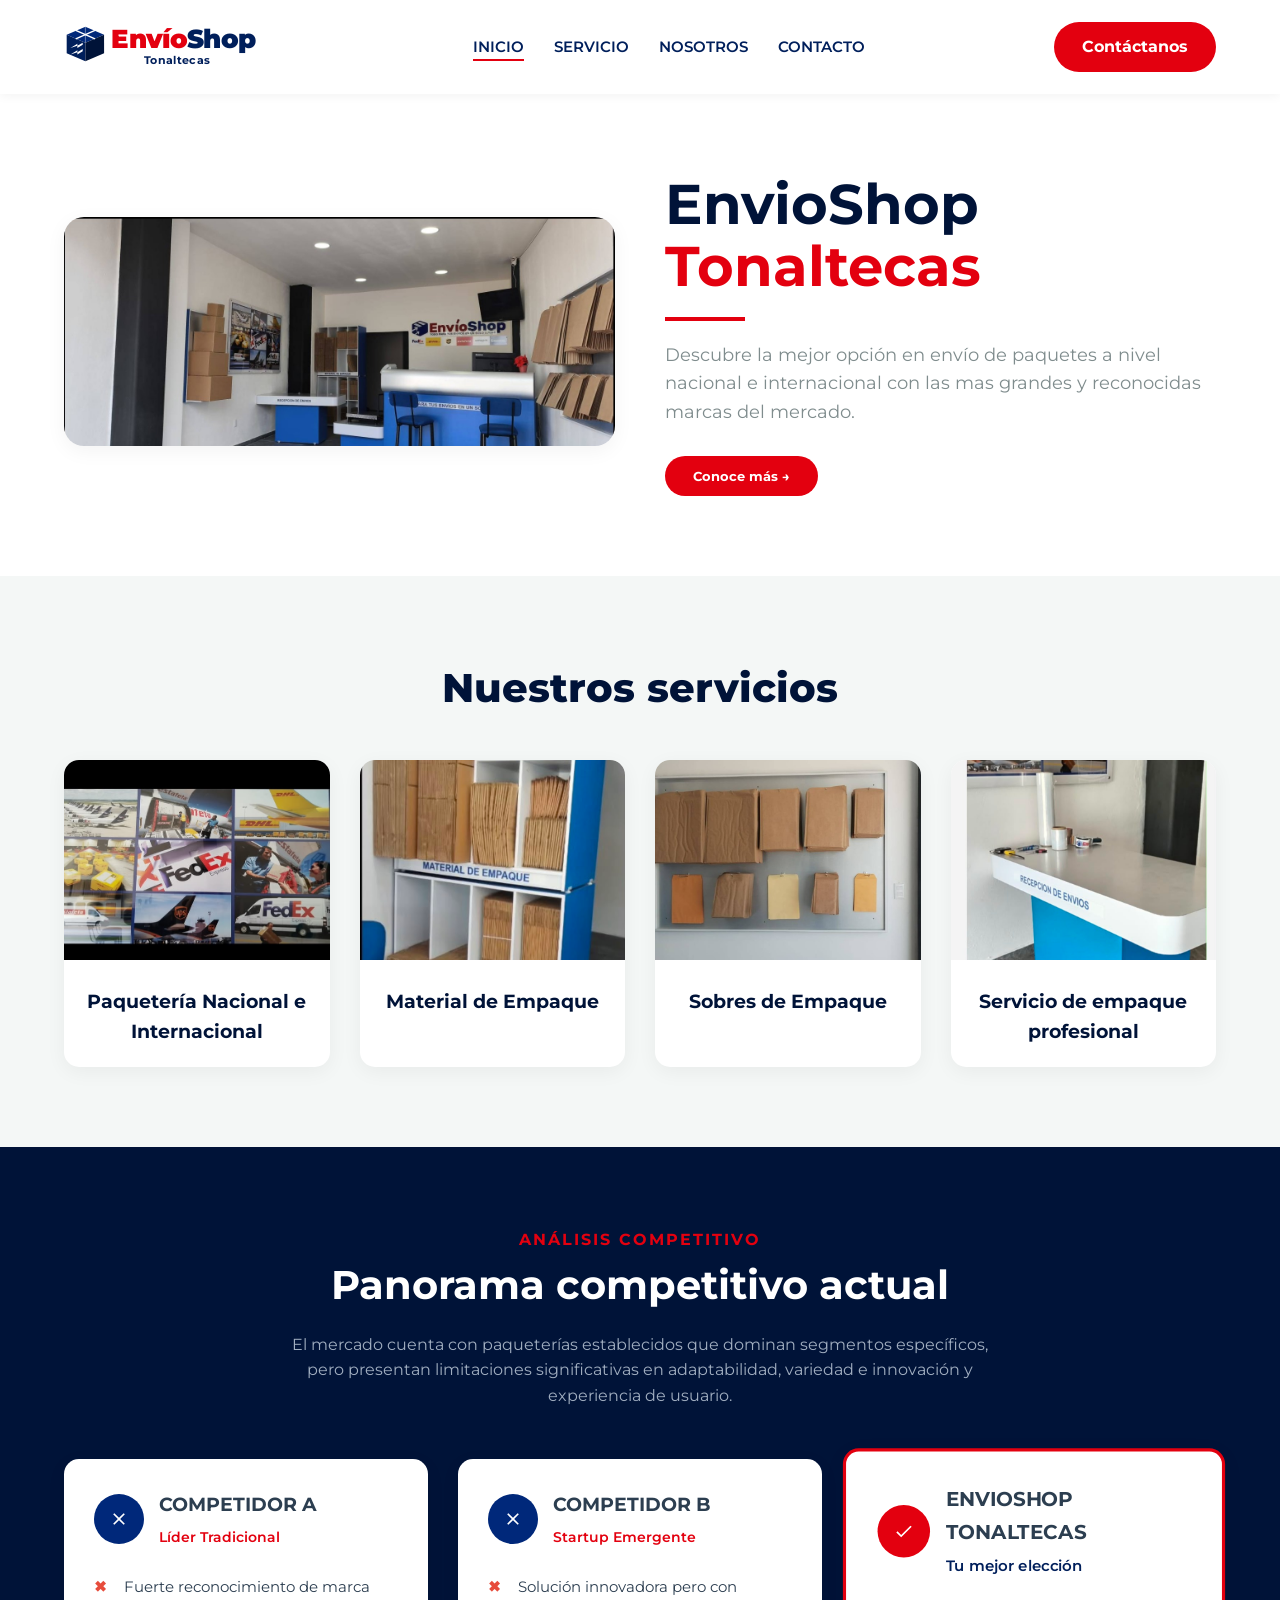
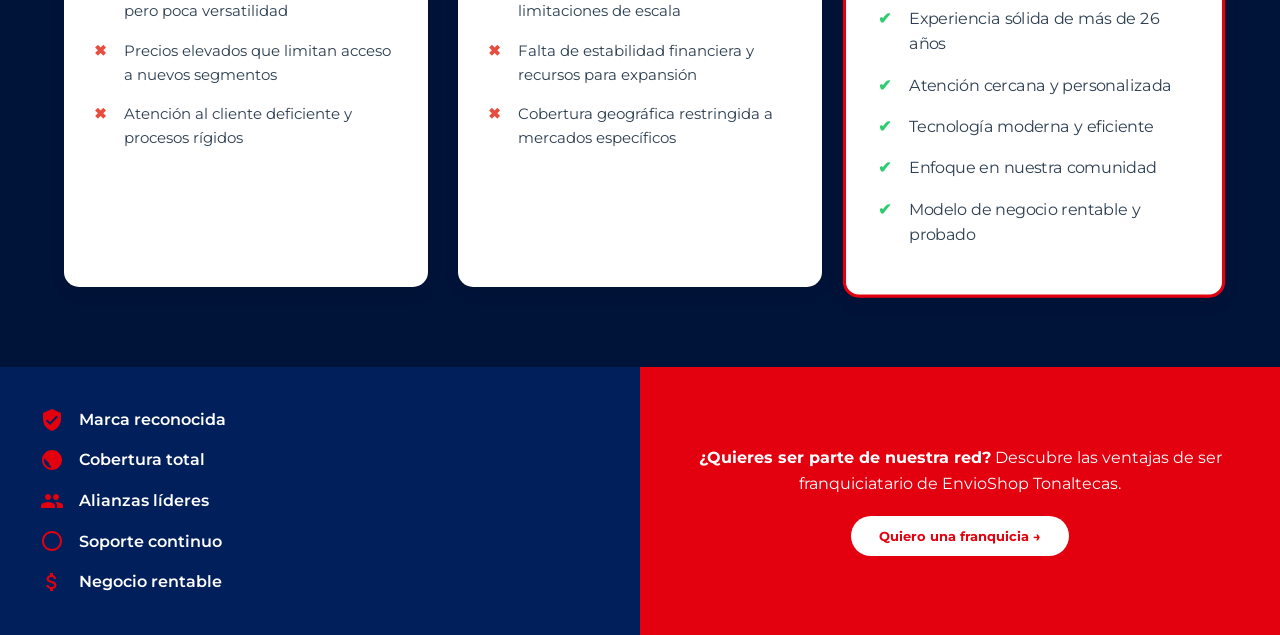
<file: index.html>
<!DOCTYPE html>
<html lang="es">
<head>
    <meta charset="UTF-8">
    <meta name="viewport" content="width=device-width, initial-scale=1.0">
    <title>EnvioShop Tonaltecas - Inicio</title>
    <link href="https://fonts.googleapis.com/css2?family=Montserrat:wght@400;500;600;700;800&display=swap" rel="stylesheet">
    <link rel="stylesheet" href="style.css">
</head>
<body>

    <header class="navbar">
        <a href="index.html" class="logo">
            <svg xmlns="http://www.w3.org/2000/svg" viewBox="0 0 350 90" width="220" height="auto">
                <g transform="translate(0, 10) scale(0.85)">
                    <polygon points="40,10 75,25 40,40 5,25" fill="#00287a"/>
                    <polygon points="5,25 40,40 40,75 5,60" fill="#001f5b"/>
                    <polygon points="40,40 75,25 75,60 40,75" fill="#001338"/>
                    <line x1="22" y1="17" x2="58" y2="33" stroke="#ffffff" stroke-width="2.5"/>
                    <line x1="58" y1="17" x2="22" y2="33" stroke="#ffffff" stroke-width="2.5"/>
                    <line x1="40" y1="10" x2="40" y2="40" stroke="#ffffff" stroke-width="1.5" opacity="0.5"/>
                    <path d="M 12,50 L 25,42 L 25,46 L 35,40 L 35,44 L 25,50 L 25,46 Z" fill="#ffffff"/>
                    <path d="M 12,62 L 25,54 L 25,58 L 35,52 L 35,56 L 25,62 L 25,58 Z" fill="#ffffff"/>
                </g>
                <text x="75" y="52" font-family="'Montserrat', sans-serif" font-size="42" font-weight="900" letter-spacing="-1">
                    <tspan fill="#e3000f">Envío</tspan><tspan fill="#001f5b">Shop</tspan>
                </text>
                <text x="180" y="78" font-family="'Montserrat', sans-serif" font-size="18" font-weight="bold" fill="#001f5b" text-anchor="middle" letter-spacing="0.5">
                    Tonaltecas
                </text>
            </svg>
        </a>
        <nav>
            <ul>
                <li><a href="index.html" class="active">Inicio</a></li>
                <li><a href="servicios.html">Servicio</a></li>
                <li><a href="nosotros.html">Nosotros</a></li>
                <li><a href="contacto.html">Contacto</a></li>
            </ul>
        </nav>
        <a href="https://wa.me/523334692544?text=Hola,%20me%20interesa%20conocer%20m%C3%A1s%20sobre%20sus%20servicios%20de%20EnvíoShop." target="_blank" rel="noopener noreferrer" class="btn-contact">Contáctanos</a>
    </header>

    <section class="hero">
        <div class="hero-left">
            <img src="imagen 1.jpeg" alt="Sucursal EnvioShop Tonaltecas">
        </div>
        <div class="hero-right">
            <h1>EnvioShop<br><span>Tonaltecas</span></h1>
            <hr class="divider">
            <p>Descubre la mejor opción en envío de paquetes a nivel nacional e internacional con las mas grandes y reconocidas marcas del mercado.</p>
            <button class="btn-primary">Conoce más &rarr;</button>
        </div>
    </section>

    <section class="nuestros-servicios">
        <h2 class="titulo-seccion">Nuestros servicios</h2>
        <div class="servicios-grid-inicio">
            <div class="servicio-tarjeta">
                <div class="servicio-img-container">
                    <img src="Paquetería Nacional e Internacional.jpeg" alt="Paquetería Nacional e Internacional">
                </div>
                <div class="servicio-titulo">
                    <h3>Paquetería Nacional e<br>Internacional</h3>
                </div>
            </div>
            <div class="servicio-tarjeta">
                <div class="servicio-img-container">
                    <img src="Material de empaque.jpeg" alt="Material de Empaque">
                </div>
                <div class="servicio-titulo">
                    <h3>Material de Empaque</h3>
                </div>
            </div>
            <div class="servicio-tarjeta">
                <div class="servicio-img-container">
                    <img src="sobres.jpeg" alt="Sobres de Empaque">
                </div>
                <div class="servicio-titulo">
                    <h3>Sobres de Empaque</h3>
                </div>
            </div>
            <div class="servicio-tarjeta">
                <div class="servicio-img-container">
                    <img src="Servicios de empaque profesional.jpeg" alt="Servicio de empaque profesional">
                </div>
                <div class="servicio-titulo">
                    <h3>Servicio de empaque<br>profesional</h3>
                </div>
            </div>
        </div>
    </section>

    <section class="analisis-competitivo">
        <div class="analisis-header">
            <h2 class="section-title">ANÁLISIS COMPETITIVO</h2>
            <h3 class="section-subtitle">Panorama competitivo actual</h3>
            <p class="section-desc">El mercado cuenta con paqueterías establecidos que dominan segmentos específicos, pero presentan limitaciones significativas en adaptabilidad, variedad e innovación y experiencia de usuario.</p>
        </div>
        
        <div class="cards-container">
            <div class="card competitor-card">
                <div class="card-header">
                    <div class="icon-circle dark-blue"><svg viewBox="0 0 24 24" width="20" height="20" fill="#fff"><path d="M19 6.41L17.59 5 12 10.59 6.41 5 5 6.41 10.59 12 5 17.59 6.41 19 12 13.41 17.59 19 19 17.59 13.41 12 19 6.41z"/></svg></div>
                    <div>
                        <h4>COMPETIDOR A</h4>
                        <span class="red-text">Líder Tradicional</span>
                    </div>
                </div>
                <ul class="cross-list">
                    <li>Fuerte reconocimiento de marca pero poca versatilidad</li>
                    <li>Precios elevados que limitan acceso a nuevos segmentos</li>
                    <li>Atención al cliente deficiente y procesos rígidos</li>
                </ul>
            </div>

            <div class="card competitor-card">
                <div class="card-header">
                    <div class="icon-circle dark-blue"><svg viewBox="0 0 24 24" width="20" height="20" fill="#fff"><path d="M19 6.41L17.59 5 12 10.59 6.41 5 5 6.41 10.59 12 5 17.59 6.41 19 12 13.41 17.59 19 19 17.59 13.41 12 19 6.41z"/></svg></div>
                    <div>
                        <h4>COMPETIDOR B</h4>
                        <span class="red-text">Startup Emergente</span>
                    </div>
                </div>
                <ul class="cross-list">
                    <li>Solución innovadora pero con limitaciones de escala</li>
                    <li>Falta de estabilidad financiera y recursos para expansión</li>
                    <li>Cobertura geográfica restringida a mercados específicos</li>
                </ul>
            </div>

            <div class="card envioshop-card">
                <div class="card-header">
                    <div class="icon-circle red"><svg viewBox="0 0 24 24" width="20" height="20" fill="#fff"><path d="M9 16.17L4.83 12l-1.42 1.41L9 19 21 7l-1.41-1.41L9 16.17z"/></svg></div>
                    <div>
                        <h4>ENVIOSHOP<br>TONALTECAS</h4>
                        <span class="blue-text">Tu mejor elección</span>
                    </div>
                </div>
                <ul class="check-list">
                    <li>Experiencia sólida de más de 26 años</li>
                    <li>Atención cercana y personalizada</li>
                    <li>Tecnología moderna y eficiente</li>
                    <li>Enfoque en nuestra comunidad</li>
                    <li>Modelo de negocio rentable y probado</li>
                </ul>
            </div>
        </div>
    </section>

    <section class="banners">
        <div class="blue-banner">
            <div class="benefit"><svg viewBox="0 0 24 24" width="24" height="24" fill="#e3000f"><path d="M12 1L3 5v6c0 5.55 3.84 10.74 9 12 5.16-1.26 9-6.45 9-12V5l-9-4zm-2 16l-4-4 1.41-1.41L10 14.17l6.59-6.59L18 9l-8 8z"/></svg> Marca reconocida</div>
            <div class="benefit"><svg viewBox="0 0 24 24" width="24" height="24" fill="#e3000f"><path d="M12 2C6.48 2 2 6.48 2 12s4.48 10 10 10 10-4.48 10-10S17.52 2 12 2zm-1 17.93c-3.95-.49-7-3.85-7-7.93 0-.62.08-1.21.21-1.79L9 15v1c0 1.1.9 2 2 2v1.93z"/></svg> Cobertura total</div>
            <div class="benefit"><svg viewBox="0 0 24 24" width="24" height="24" fill="#e3000f"><path d="M16 11c1.66 0 2.99-1.34 2.99-3S17.66 5 16 5c-1.66 0-3 1.34-3 3s1.34 3 3 3zm-8 0c1.66 0 2.99-1.34 2.99-3S9.66 5 8 5C6.34 5 5 6.34 5 8s1.34 3 3 3zm0 2c-2.33 0-7 1.17-7 3.5V19h14v-2.5c0-2.33-4.67-3.5-7-3.5zm8 0c-.29 0-.62.02-.97.05 1.16.84 1.97 1.97 1.97 3.45V19h6v-2.5c0-2.33-4.67-3.5-7-3.5z"/></svg> Alianzas líderes</div>
            <div class="benefit"><svg viewBox="0 0 24 24" width="24" height="24" fill="#e3000f"><path d="M11.99 2C6.47 2 2 6.48 2 12s4.47 10 9.99 10C17.52 22 22 17.52 22 12S17.52 2 11.99 2zM12 20c-4.42 0-8-3.58-8-8s3.58-8 8-8 8 3.58 8 8-3.58 8-8 8z"/></svg> Soporte continuo</div>
            <div class="benefit"><svg viewBox="0 0 24 24" width="24" height="24" fill="#e3000f"><path d="M11.8 10.9c-2.27-.59-3-1.2-3-2.15 0-1.09 1.01-1.85 2.7-1.85 1.78 0 2.44.85 2.5 2.1h2.21c-.07-1.72-1.12-3.3-3.21-3.81V3h-3v2.16c-1.94.42-3.5 1.68-3.5 3.61 0 2.31 1.91 3.46 4.7 4.13 2.5.6 3 1.48 3 2.41 0 .69-.49 1.79-2.7 1.79-2.06 0-2.87-.92-2.98-2.1h-2.2c.12 2.19 1.76 3.42 3.68 3.83V21h3v-2.15c1.95-.37 3.5-1.5 3.5-3.55 0-2.84-2.43-3.81-4.7-4.4z"/></svg> Negocio rentable</div>
        </div>
        <div class="red-banner">
            <p><strong>¿Quieres ser parte de nuestra red?</strong> Descubre las ventajas de ser franquiciatario de EnvioShop Tonaltecas.</p>
            <button class="btn-white">Quiero una franquicia &rarr;</button>
        </div>
    </section>

</body>
</html>
</file>
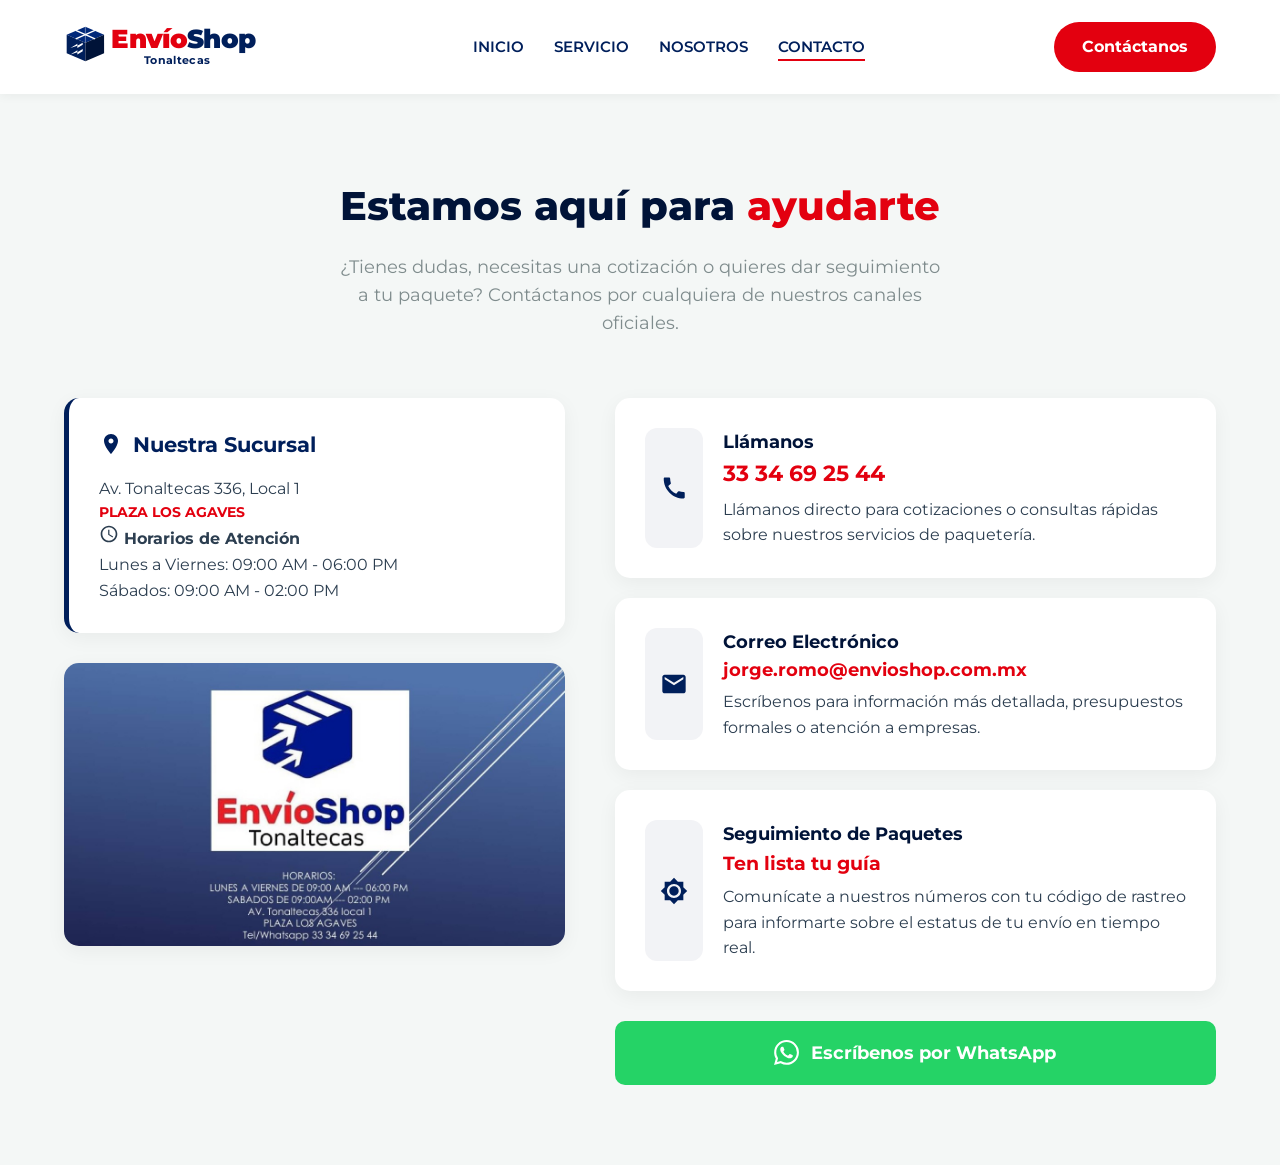
<file: contacto.html>
<!DOCTYPE html>
<html lang="es">
<head>
    <meta charset="UTF-8">
    <meta name="viewport" content="width=device-width, initial-scale=1.0">
    <title>EnvioShop Tonaltecas - Contacto</title>
    <!-- Fuente moderna de Google Fonts -->
    <link href="https://fonts.googleapis.com/css2?family=Montserrat:wght@400;500;600;700;800&display=swap" rel="stylesheet">
    <!-- Enlace a tu archivo CSS externo -->
    <link rel="stylesheet" href="style.css">
</head>
<body>

    <header class="navbar">
        <a href="index.html" class="logo">
            <svg xmlns="http://www.w3.org/2000/svg" viewBox="0 0 350 90" width="220" height="auto">
                <g transform="translate(0, 10) scale(0.85)">
                    <polygon points="40,10 75,25 40,40 5,25" fill="#00287a"/>
                    <polygon points="5,25 40,40 40,75 5,60" fill="#001f5b"/>
                    <polygon points="40,40 75,25 75,60 40,75" fill="#001338"/>
                    <line x1="22" y1="17" x2="58" y2="33" stroke="#ffffff" stroke-width="2.5"/>
                    <line x1="58" y1="17" x2="22" y2="33" stroke="#ffffff" stroke-width="2.5"/>
                    <line x1="40" y1="10" x2="40" y2="40" stroke="#ffffff" stroke-width="1.5" opacity="0.5"/>
                    <path d="M 12,50 L 25,42 L 25,46 L 35,40 L 35,44 L 25,50 L 25,46 Z" fill="#ffffff"/>
                    <path d="M 12,62 L 25,54 L 25,58 L 35,52 L 35,56 L 25,62 L 25,58 Z" fill="#ffffff"/>
                </g>
                <text x="75" y="52" font-family="'Montserrat', sans-serif" font-size="42" font-weight="900" letter-spacing="-1">
                    <tspan fill="#e3000f">Envío</tspan><tspan fill="#001f5b">Shop</tspan>
                </text>
                <text x="180" y="78" font-family="'Montserrat', sans-serif" font-size="18" font-weight="bold" fill="#001f5b" text-anchor="middle" letter-spacing="0.5">
                    Tonaltecas
                </text>
            </svg>
        </a>
        <nav>
            <ul>
                <li><a href="index.html">Inicio</a></li>
                <li><a href="servicios.html">Servicio</a></li>
                <li><a href="nosotros.html">Nosotros</a></li>
                <li><a href="contacto.html" class="active">Contacto</a></li>
            </ul>
        </nav>
        <a href="https://wa.me/523334692544?text=Hola,%20me%20interesa%20conocer%20m%C3%A1s%20sobre%20sus%20servicios%20de%20EnvíoShop." target="_blank" rel="noopener noreferrer" class="btn-contact">Contáctanos</a>
    </header>

    <section class="contacto-seccion">
        
        <div class="contacto-header">
            <h1>Estamos aquí para <span>ayudarte</span></h1>
            <p>¿Tienes dudas, necesitas una cotización o quieres dar seguimiento a tu paquete? Contáctanos por cualquiera de nuestros canales oficiales.</p>
        </div>

        <div class="contacto-contenedor">
            
            <!-- COLUMNA IZQUIERDA -->
            <div class="contacto-izq">
                <div class="info-ubicacion">
                    <h3>
                        <!-- Icono de Mapa -->
                        <svg viewBox="0 0 24 24" width="24" height="24"><path fill="currentColor" d="M12 2C8.13 2 5 5.13 5 9c0 5.25 7 13 7 13s7-7.75 7-13c0-3.87-3.13-7-7-7zm0 9.5c-1.38 0-2.5-1.12-2.5-2.5s1.12-2.5 2.5-2.5 2.5 1.12 2.5 2.5-1.12 2.5-2.5 2.5z"/></svg>
                        Nuestra Sucursal
                    </h3>
                    <p>Av. Tonaltecas 336, Local 1</p>
                    <p class="plaza">PLAZA LOS AGAVES</p>
                    
                    <div class="horarios">
                        <h4>
                            <!-- Icono de Reloj -->
                            <svg viewBox="0 0 24 24" width="20" height="20"><path fill="currentColor" d="M11.99 2C6.47 2 2 6.48 2 12s4.47 10 9.99 10C17.52 22 22 17.52 22 12S17.52 2 11.99 2zM12 20c-4.42 0-8-3.58-8-8s3.58-8 8-8 8 3.58 8 8-3.58 8-8 8zm.5-13H11v6l5.25 3.15.75-1.23-4.5-2.67z"/></svg>
                            Horarios de Atención
                        </h4>
                        <ul>
                            <li>Lunes a Viernes: 09:00 AM - 06:00 PM</li>
                            <li>Sábados: 09:00 AM - 02:00 PM</li>
                        </ul>
                    </div>
                </div>
                
                <div class="contacto-grafico">
                    <img src="imagen 5.jpeg" alt="Sucursal EnvíoShop Tonaltecas">
                </div>
            </div>

            <!-- COLUMNA DERECHA -->
            <div class="contacto-der">
                
                <div class="info-caja">
                    <div class="caja-icono">
                        <!-- Icono de Teléfono -->
                        <svg viewBox="0 0 24 24"><path d="M20.01 15.38c-1.23 0-2.42-.2-3.53-.56a.977.977 0 00-1.01.24l-1.57 1.97c-2.83-1.35-5.48-3.9-6.84-6.83l1.97-1.57c.27-.28.34-.67.24-1.02-.37-1.11-.56-2.3-.56-3.53 0-.54-.45-.99-.99-.99H4.19C3.65 3 3.2 3.45 3.2 3.99 3.2 13.38 10.82 21 20.21 21c.54 0 .99-.45.99-.99v-3.64c0-.54-.45-.99-.99-.99z"/></svg>
                    </div>
                    <div class="caja-contenido">
                        <h4>Llámanos</h4>
                        <p class="dato-principal">33 34 69 25 44</p>
                        <p class="dato-secundario">Llámanos directo para cotizaciones o consultas rápidas sobre nuestros servicios de paquetería.</p>
                    </div>
                </div>

                <div class="info-caja">
                    <div class="caja-icono">
                        <!-- Icono de Correo -->
                        <svg viewBox="0 0 24 24"><path d="M20 4H4c-1.1 0-2 .9-2 2v12c0 1.1.9 2 2 2h16c1.1 0 2-.9 2-2V6c0-1.1-.9-2-2-2zm0 4l-8 5-8-5V6l8 5 8-5v2z"/></svg>
                    </div>
                    <div class="caja-contenido">
                        <h4>Correo Electrónico</h4>
                        <p class="dato-principal" style="font-size: 1.1rem;">jorge.romo@envioshop.com.mx</p>
                        <p class="dato-secundario">Escríbenos para información más detallada, presupuestos formales o atención a empresas.</p>
                    </div>
                </div>

                <div class="info-caja">
                    <div class="caja-icono">
                        <!-- Icono de Paquete / Caja -->
                        <svg viewBox="0 0 24 24"><path d="M20 8.69V4h-4.69L12 .69 8.69 4H4v4.69L.69 12 4 15.31V20h4.69L12 23.31 15.31 20H20v-4.69L23.31 12 20 8.69zM12 18c-3.31 0-6-2.69-6-6s2.69-6 6-6 6 2.69 6 6-2.69 6-6 6zm0-10c-2.21 0-4 1.79-4 4s1.79 4 4 4 4-1.79 4-4-1.79-4-4-4z"/></svg>
                    </div>
                    <div class="caja-contenido">
                        <h4>Seguimiento de Paquetes</h4>
                        <p class="dato-principal" style="font-size: 1.2rem;">Ten lista tu guía</p>
                        <p class="dato-secundario">Comunícate a nuestros números con tu código de rastreo para informarte sobre el estatus de tu envío en tiempo real.</p>
                    </div>
                </div>

                <div class="btn-whatsapp-container">
                    <a href="https://wa.me/523334692544" target="_blank" class="btn-whatsapp">
                        <!-- Icono de WhatsApp -->
                        <svg viewBox="0 0 24 24"><path d="M17.472 14.382c-.297-.149-1.758-.867-2.03-.967-.273-.099-.471-.148-.67.15-.197.297-.767.966-.94 1.164-.173.199-.347.223-.644.075-.297-.15-1.255-.463-2.39-1.475-.883-.788-1.48-1.761-1.653-2.059-.173-.297-.018-.458.13-.606.134-.133.298-.347.446-.52.149-.174.198-.298.298-.497.099-.198.05-.371-.025-.52-.075-.149-.669-1.612-.916-2.207-.242-.579-.487-.5-.669-.51a12.8 12.8 0 0 0-.57-.01c-.198 0-.52.074-.792.372-.272.297-1.04 1.016-1.04 2.479 0 1.462 1.065 2.875 1.213 3.074.149.198 2.096 3.2 5.077 4.487.709.306 1.262.489 1.694.625.712.227 1.36.195 1.871.118.571-.085 1.758-.719 2.006-1.413.248-.694.248-1.289.173-1.413-.074-.124-.272-.198-.57-.347m-5.421 7.403h-.004a9.87 9.87 0 0 1-5.031-1.378l-.361-.214-3.741.982.998-3.648-.235-.374a9.86 9.86 0 0 1-1.51-5.26c.001-5.45 4.436-9.884 9.888-9.884 2.64 0 5.122 1.03 6.988 2.898a9.825 9.825 0 0 1 2.893 6.994c-.003 5.45-4.437 9.884-9.885 9.884m8.413-18.297A11.815 11.815 0 0 0 12.05 0C5.495 0 .16 5.335.157 11.892c0 2.096.547 4.142 1.588 5.945L.057 24l6.305-1.654a11.882 11.882 0 0 0 5.683 1.448h.005c6.554 0 11.89-5.335 11.893-11.893a11.821 11.821 0 0 0-3.48-8.413Z"/></svg>
                        Escríbenos por WhatsApp
                    </a>
                </div>

            </div>

        </div>
    </section>

</body>
</html>
</file>
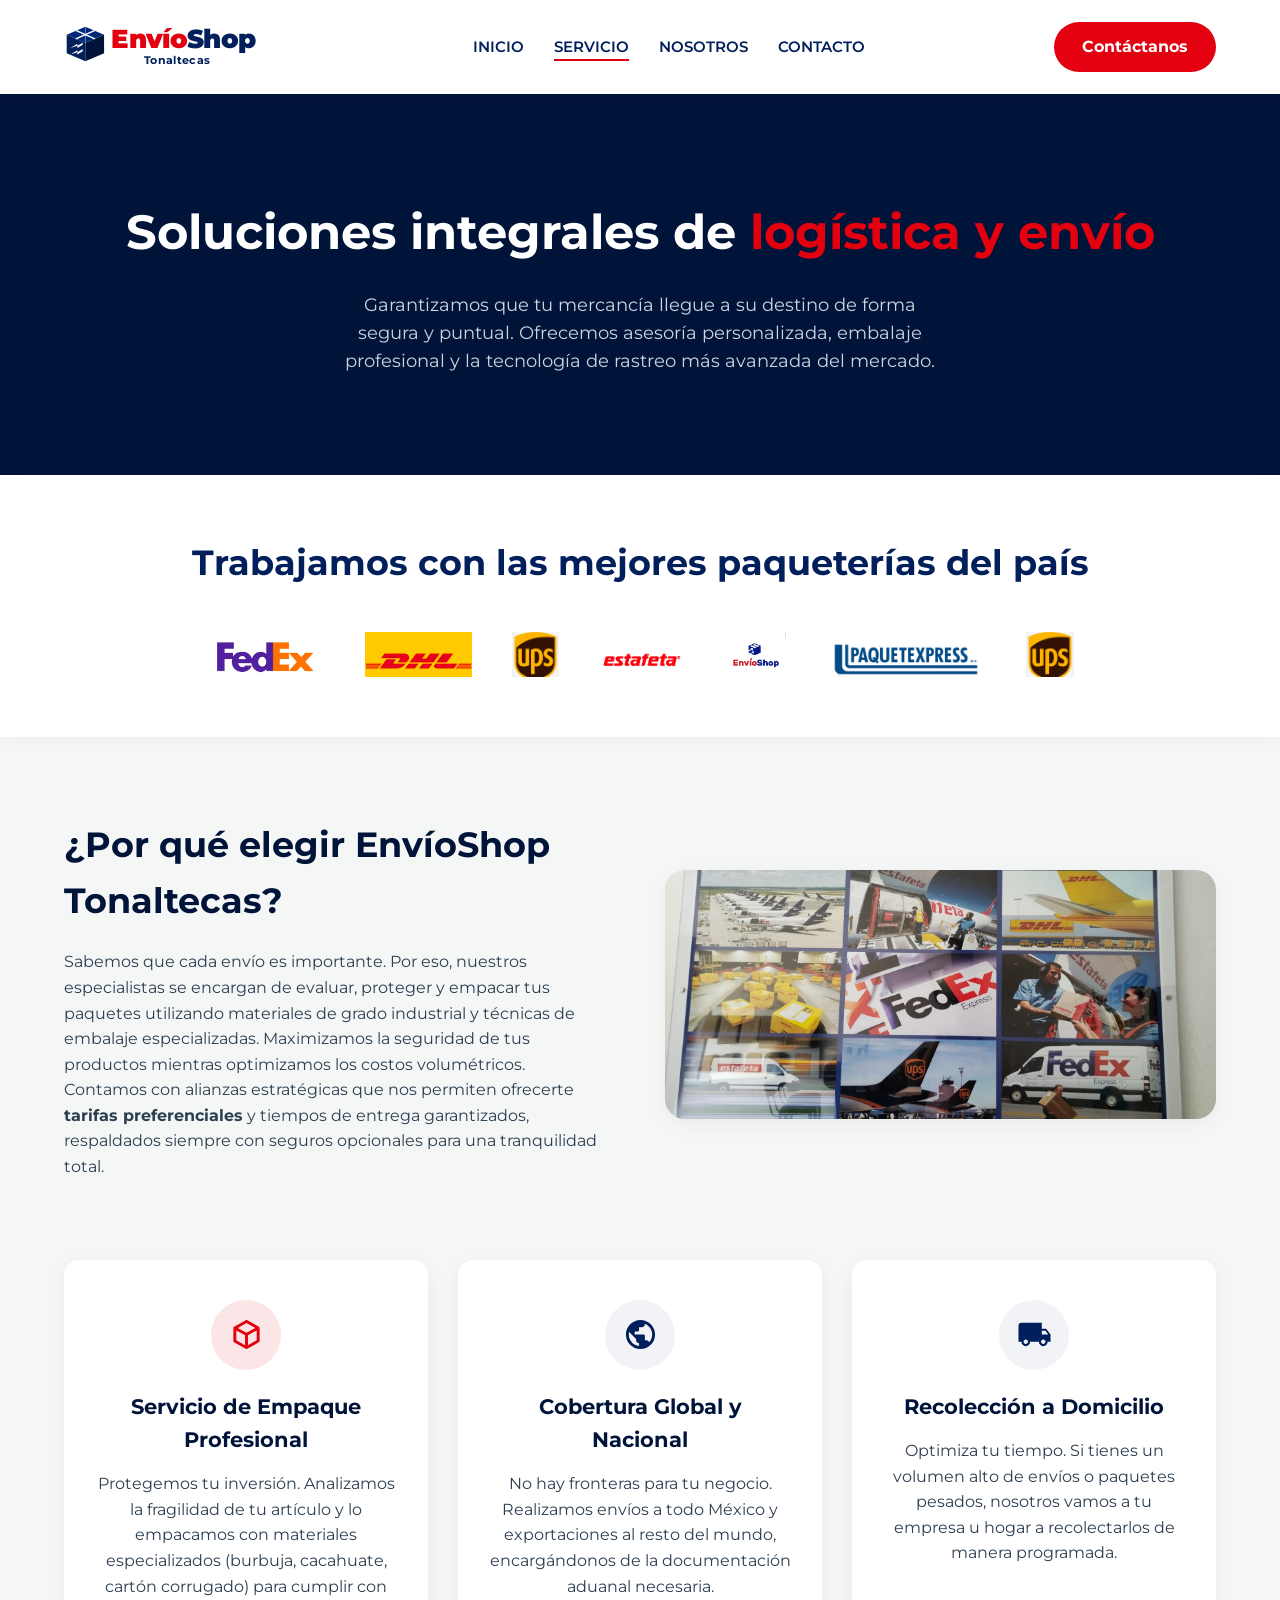
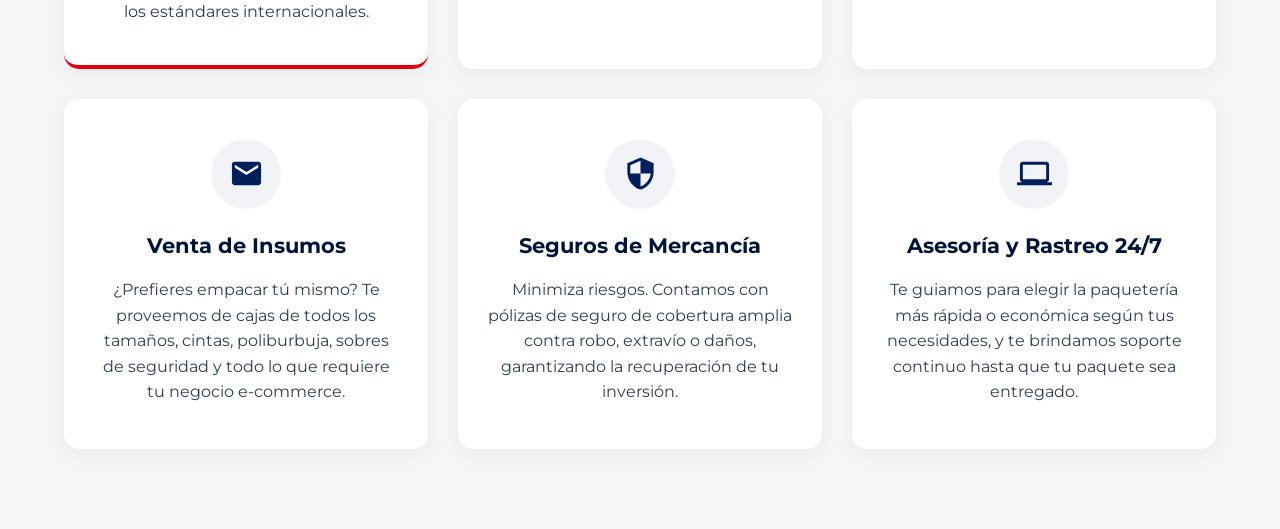
<file: servicios.html>
<!DOCTYPE html>
<html lang="es">
<head>
    <meta charset="UTF-8">
    <meta name="viewport" content="width=device-width, initial-scale=1.0">
    <title>Servicios | EnvíoShop Tonaltecas</title>
    <link href="https://fonts.googleapis.com/css2?family=Montserrat:wght@400;500;600;700;800&display=swap" rel="stylesheet">
    <link rel="stylesheet" href="style.css">
</head>
<body>

    <header class="navbar">
        <!-- Logo actualizado con enlace al inicio -->
        <a href="index.html" class="logo">
            <svg xmlns="http://www.w3.org/2000/svg" viewBox="0 0 350 90" width="220" height="auto">
                <g transform="translate(0, 10) scale(0.85)">
                    <polygon points="40,10 75,25 40,40 5,25" fill="#00287a"/>
                    <polygon points="5,25 40,40 40,75 5,60" fill="#001f5b"/>
                    <polygon points="40,40 75,25 75,60 40,75" fill="#001338"/>
                    <line x1="22" y1="17" x2="58" y2="33" stroke="#ffffff" stroke-width="2.5"/>
                    <line x1="58" y1="17" x2="22" y2="33" stroke="#ffffff" stroke-width="2.5"/>
                    <line x1="40" y1="10" x2="40" y2="40" stroke="#ffffff" stroke-width="1.5" opacity="0.5"/>
                    <path d="M 12,50 L 25,42 L 25,46 L 35,40 L 35,44 L 25,50 L 25,46 Z" fill="#ffffff"/>
                    <path d="M 12,62 L 25,54 L 25,58 L 35,52 L 35,56 L 25,62 L 25,58 Z" fill="#ffffff"/>
                </g>
                <text x="75" y="52" font-family="'Montserrat', sans-serif" font-size="42" font-weight="900" letter-spacing="-1">
                    <tspan fill="#e3000f">Envío</tspan><tspan fill="#001f5b">Shop</tspan>
                </text>
                <text x="180" y="78" font-family="'Montserrat', sans-serif" font-size="18" font-weight="bold" fill="#001f5b" text-anchor="middle" letter-spacing="0.5">
                    Tonaltecas
                </text>
            </svg>
        </a>
        <nav>
            <ul>
                <li><a href="index.html">Inicio</a></li>
                <li><a href="servicios.html" class="active">Servicio</a></li>
                <li><a href="nosotros.html">Nosotros</a></li>
                <li><a href="contacto.html">Contacto</a></li>
            </ul>
        </nav>
        <a href="https://wa.me/523334692544?text=Hola,%20me%20interesa%20conocer%20m%C3%A1s%20sobre%20sus%20servicios%20de%20EnvíoShop." target="_blank" rel="noopener noreferrer" class="btn-contact">Contáctanos</a>    </header>

    <section class="servicios-hero-header">
        <h1>Soluciones integrales de <span>logística y envío</span></h1>
        <p>Garantizamos que tu mercancía llegue a su destino de forma segura y puntual. Ofrecemos asesoría personalizada, embalaje profesional y la tecnología de rastreo más avanzada del mercado.</p>
    </section>

    <!-- Nueva sección de marcas aliadas -->
    <section class="marcas-aliadas">
        <h2 class="titulo-marcas">Trabajamos con las mejores paqueterías del país</h2>
        <div class="logos-paqueterias">
            
            <img src="fedex.jpeg" alt="FedEx">
            <img src="dhl.jpeg" alt="DHL">
            <img src="ups.jpeg" alt="UPS">
            <img src="estafeta.jpeg" alt="Estafeta">
            <img src="envioshop.jpeg" alt="Redpack">
            <img src="paquetexpress.jpeg" alt="PaqueteXpress">
            <img src="ups.jpeg" alt="99 Minutos">
    
        </div>
    </section>

    <section class="por-que-envioshop">
        <div class="texto-por-que">
            <h2>¿Por qué elegir EnvíoShop Tonaltecas?</h2>
            <p>Sabemos que cada envío es importante. Por eso, nuestros especialistas se encargan de evaluar, proteger y empacar tus paquetes utilizando materiales de grado industrial y técnicas de embalaje especializadas. Maximizamos la seguridad de tus productos mientras optimizamos los costos volumétricos.</p>
            <p>Contamos con alianzas estratégicas que nos permiten ofrecerte <strong>tarifas preferenciales</strong> y tiempos de entrega garantizados, respaldados siempre con seguros opcionales para una tranquilidad total.</p>
        </div>
        <div class="imagen-por-que">
            <img src="imagen 2.jpeg" alt="Instalaciones EnvíoShop">
        </div>
    </section>

    <section class="seccion-grid-servicios">
        <div class="servicios-grid">
            
            <div class="servicio-card card-destacada">
                <div class="servicio-icono"><svg viewBox="0 0 24 24"><path d="M21 16.5c0 .38-.21.71-.53.88l-7.9 4.44c-.16.12-.36.18-.57.18s-.41-.06-.57-.18l-7.9-4.44A.991.991 0 013 16.5v-9c0-.38.21-.71.53-.88l7.9-4.44c.16-.12.36-.18.57-.18s.41.06.57.18l7.9 4.44c.32.17.53.5.53.88v9M12 4.15L6.04 7.5 12 10.85l5.96-3.35L12 4.15M5 15.91l6 3.38v-6.71L5 9.19v6.72m14 0v-6.72l-6 3.39v6.71l6-3.38z"/></svg></div>
                <h3>Servicio de Empaque Profesional</h3>
                <p>Protegemos tu inversión. Analizamos la fragilidad de tu artículo y lo empacamos con materiales especializados (burbuja, cacahuate, cartón corrugado) para cumplir con los estándares internacionales.</p>
            </div>

            <div class="servicio-card">
                <div class="servicio-icono"><svg viewBox="0 0 24 24"><path d="M12 2C6.48 2 2 6.48 2 12s4.48 10 10 10 10-4.48 10-10S17.52 2 12 2zm-1 17.93c-3.95-.49-7-3.85-7-7.93 0-.62.08-1.21.21-1.79L9 15v1c0 1.1.9 2 2 2v1.93zm6.9-2.54c-.26-.81-1-1.39-1.9-1.39h-1v-3c0-.55-.45-1-1-1H8v-2h2c.55 0 1-.45 1-1V7h2c1.1 0 2-.9 2-2v-.41c2.93 1.19 5 4.06 5 7.41 0 2.08-.8 3.97-2.1 5.39z"/></svg></div>
                <h3>Cobertura Global y Nacional</h3>
                <p>No hay fronteras para tu negocio. Realizamos envíos a todo México y exportaciones al resto del mundo, encargándonos de la documentación aduanal necesaria.</p>
            </div>

            <div class="servicio-card">
                <div class="servicio-icono"><svg viewBox="0 0 24 24"><path d="M20 8h-3V4H3c-1.1 0-2 .9-2 2v11h2c0 1.66 1.34 3 3 3s3-1.34 3-3h6c0 1.66 1.34 3 3 3s3-1.34 3-3h2v-5l-3-4zM6 18.5c-.83 0-1.5-.67-1.5-1.5s.67-1.5 1.5-1.5 1.5.67 1.5 1.5-.67 1.5-1.5 1.5zm13.5-9l1.96 2.5H17V9.5h2.5zm-1.5 9c-.83 0-1.5-.67-1.5-1.5s.67-1.5 1.5-1.5 1.5.67 1.5 1.5-.67 1.5-1.5 1.5z"/></svg></div>
                <h3>Recolección a Domicilio</h3>
                <p>Optimiza tu tiempo. Si tienes un volumen alto de envíos o paquetes pesados, nosotros vamos a tu empresa u hogar a recolectarlos de manera programada.</p>
            </div>

            <div class="servicio-card">
                <div class="servicio-icono"><svg viewBox="0 0 24 24"><path d="M20 4H4c-1.1 0-2 .9-2 2v12c0 1.1.9 2 2 2h16c1.1 0 2-.9 2-2V6c0-1.1-.9-2-2-2zm0 4l-8 5-8-5V6l8 5 8-5v2z"/></svg></div>
                <h3>Venta de Insumos</h3>
                <p>¿Prefieres empacar tú mismo? Te proveemos de cajas de todos los tamaños, cintas, poliburbuja, sobres de seguridad y todo lo que requiere tu negocio e-commerce.</p>
            </div>

            <div class="servicio-card">
                <div class="servicio-icono"><svg viewBox="0 0 24 24"><path d="M12 1L3 5v6c0 5.55 3.84 10.74 9 12 5.16-1.26 9-6.45 9-12V5l-9-4zm0 10.99h7c-.53 4.12-3.28 7.79-7 8.94V12H5V6.3l7-3.11v8.8z"/></svg></div>
                <h3>Seguros de Mercancía</h3>
                <p>Minimiza riesgos. Contamos con pólizas de seguro de cobertura amplia contra robo, extravío o daños, garantizando la recuperación de tu inversión.</p>
            </div>

            <div class="servicio-card">
                <div class="servicio-icono"><svg viewBox="0 0 24 24"><path d="M20 18c1.1 0 1.99-.9 1.99-2L22 6c0-1.1-.9-2-2-2H4c-1.1 0-2 .9-2 2v10c0 1.1.9 2 2 2H0v2h24v-2h-4zM4 6h16v10H4V6z"/></svg></div>
                <h3>Asesoría y Rastreo 24/7</h3>
                <p>Te guiamos para elegir la paquetería más rápida o económica según tus necesidades, y te brindamos soporte continuo hasta que tu paquete sea entregado.</p>
            </div>

        </div>
    </section>

</body>
</html>
</file>
<file: style.css>
/* ================= VARIABLES ================= */
:root {
    --azul-oscuro: #001338;
    --azul-principal: #001f5b;
    --azul-claro: #00287a;
    --rojo-envioshop: #e3000f;
    --gris-fondo: #f4f7f6;
    --texto-oscuro: #2c3e50;
    --texto-claro: #7f8c8d;
    --blanco: #ffffff;
    --sombra: 0 5px 20px rgba(0,0,0,0.05);
    --sombra-hover: 0 15px 30px rgba(0,0,0,0.1);
}

/* ================= GENERAL ================= */
* {
    margin: 0;
    padding: 0;
    box-sizing: border-box;
    font-family: 'Montserrat', sans-serif;
}

body {
    background-color: var(--gris-fondo);
    color: var(--texto-oscuro);
    line-height: 1.6;
}

a { text-decoration: none; transition: 0.3s ease; }
ul { list-style: none; }

.titulo-seccion {
    color: var(--azul-oscuro);
    font-size: 2.5rem;
    font-weight: 800;
    margin-bottom: 20px;
}
.titulo-seccion.central { text-align: center; }

/* ================= HEADER / NAVEGACIÓN ================= */
.navbar {
    display: flex;
    justify-content: space-between;
    align-items: center;
    padding: 15px 5%;
    background-color: var(--blanco);
    box-shadow: 0 2px 10px rgba(0,0,0,0.05);
    position: sticky;
    top: 0;
    z-index: 1000;
}

nav ul { display: flex; gap: 30px; }
nav ul li a {
    color: var(--azul-principal);
    font-weight: 600;
    font-size: 15px;
    text-transform: uppercase;
    position: relative;
}
nav ul li a::after {
    content: ''; position: absolute; width: 0; height: 2px;
    bottom: -5px; left: 0; background-color: var(--rojo-envioshop); transition: 0.3s;
}
nav ul li a:hover::after, nav ul li a.active::after { width: 100%; }

/* Botones */
.btn-contact, .btn-primary, .btn-white {
    background-color: var(--rojo-envioshop);
    color: var(--blanco);
    border: none;
    padding: 12px 28px;
    border-radius: 25px;
    font-weight: 700;
    cursor: pointer;
    transition: 0.3s;
}
.btn-contact:hover, .btn-primary:hover { background-color: #c2000c; transform: translateY(-2px); }
.btn-white { background: var(--blanco); color: var(--rojo-envioshop); }
.btn-white:hover { background: #f0f0f0; }

/* ================= INICIO (INDEX) ================= */
.hero, .nosotros-hero {
    display: grid;
    grid-template-columns: 1fr 1fr;
    align-items: center;
    gap: 50px;
    padding: 80px 5%;
    background: var(--blanco);
}
.hero-left img, .nosotros-hero-right img {
    width: 100%;
    border-radius: 20px;
    box-shadow: var(--sombra);
}
.hero-right h1, .nosotros-hero-left h1 {
    font-size: 3.5rem;
    color: var(--azul-oscuro);
    line-height: 1.1;
    margin-bottom: 20px;
}
.hero-right h1 span, .nosotros-hero-left h1 span { color: var(--rojo-envioshop); }
.divider { width: 80px; height: 4px; background: var(--rojo-envioshop); border: none; margin-bottom: 20px; }
.hero-right p, .nosotros-hero-left p { font-size: 1.1rem; color: var(--texto-claro); margin-bottom: 30px; }

/* Grid de Servicios Index */
.nuestros-servicios { padding: 80px 5%; text-align: center; }
.servicios-grid-inicio {
    display: grid;
    grid-template-columns: repeat(auto-fit, minmax(250px, 1fr));
    gap: 30px;
    margin-top: 40px;
}
.servicio-tarjeta {
    background: var(--blanco);
    border-radius: 15px;
    overflow: hidden;
    box-shadow: var(--sombra);
    transition: 0.3s;
}
.servicio-tarjeta:hover { transform: translateY(-10px); box-shadow: var(--sombra-hover); }
.servicio-img-container img { width: 100%; height: 200px; object-fit: cover; }
.servicio-titulo { padding: 20px; color: var(--azul-oscuro); font-weight: 700; }

/* Análisis Competitivo */
.analisis-competitivo { padding: 80px 5%; background: var(--azul-oscuro); color: var(--blanco); }
.analisis-header { text-align: center; margin-bottom: 50px; }
.section-title { color: var(--rojo-envioshop); font-size: 1rem; letter-spacing: 2px; }
.section-subtitle { font-size: 2.5rem; margin-bottom: 15px; }
.section-desc { max-width: 700px; margin: 0 auto; color: #a0aec0; }

.cards-container { display: grid; grid-template-columns: repeat(auto-fit, minmax(300px, 1fr)); gap: 30px; }
.card { background: var(--blanco); border-radius: 15px; padding: 30px; color: var(--texto-oscuro); box-shadow: var(--sombra); }
.card-header { display: flex; align-items: center; gap: 15px; margin-bottom: 25px; }
.icon-circle { width: 50px; height: 50px; border-radius: 50%; display: flex; justify-content: center; align-items: center; }
.icon-circle.dark-blue { background: var(--azul-claro); }
.icon-circle.red { background: var(--rojo-envioshop); }
.card-header h4 { font-size: 1.2rem; margin-bottom: 5px; }
.red-text { color: var(--rojo-envioshop); font-weight: 600; font-size: 0.9rem; }
.blue-text { color: var(--azul-principal); font-weight: 600; font-size: 0.9rem; }
.cross-list li, .check-list li { margin-bottom: 15px; padding-left: 30px; position: relative; font-size: 0.95rem; }
.cross-list li::before { content: '✖'; position: absolute; left: 0; color: #e74c3c; font-weight: bold; }
.check-list li::before { content: '✔'; position: absolute; left: 0; color: #2ecc71; font-weight: bold; }
.envioshop-card { border: 3px solid var(--rojo-envioshop); transform: scale(1.05); }

/* Banners */
.banners { display: flex; flex-wrap: wrap; }
.blue-banner { background: var(--azul-principal); color: var(--blanco); flex: 1; min-width: 300px; padding: 40px; display: grid; gap: 15px; }
.benefit { display: flex; align-items: center; gap: 15px; font-weight: 600; }
.red-banner { background: var(--rojo-envioshop); color: var(--blanco); flex: 1; min-width: 300px; padding: 60px 40px; text-align: center; display: flex; flex-direction: column; justify-content: center; align-items: center; gap: 20px; }

/* ================= NOSOTROS ================= */
.idea-revolucionaria-split { display: grid; grid-template-columns: 1fr 1fr; }
.split-left { background: var(--azul-oscuro); color: var(--blanco); padding: 80px 5%; }
.split-right { background: url('cajas-profesional.png') center/cover; min-height: 400px; }
.split-left h2 { color: var(--rojo-envioshop); font-size: 2.5rem; margin-bottom: 20px; }
.intro-text { font-size: 1.1rem; margin-bottom: 40px; color: #cbd5e1; }
.dark-card { background: rgba(255,255,255,0.05); padding: 25px; border-radius: 10px; margin-bottom: 20px; border-left: 4px solid var(--rojo-envioshop); }
.dark-card h4 { font-size: 1.2rem; margin-bottom: 10px; }

/* Modelo Negocio */
.modelo-negocio { padding: 80px 5%; background: var(--blanco); }
.modelo-container { display: flex; align-items: center; justify-content: space-between; flex-wrap: wrap; gap: 40px; margin-top: 50px; }
.modelo-columna { flex: 1; min-width: 250px; }
.modelo-item { margin-bottom: 30px; }
.modelo-item h3 { color: var(--azul-principal); margin-bottom: 15px; font-size: 1.3rem; }
.modelo-item ul li { margin-bottom: 10px; position: relative; padding-left: 20px; color: var(--texto-claro); }
.modelo-item ul li::before { content: '•'; color: var(--rojo-envioshop); font-size: 1.5rem; position: absolute; left: 0; top: -5px; }

.modelo-centro { flex: 1; display: flex; justify-content: center; }
.circulo-grafico { width: 250px; height: 250px; background: var(--azul-principal); border-radius: 50%; position: relative; display: flex; flex-wrap: wrap; padding: 20px; animation: rotar 20s linear infinite; }
.cuadrante { width: 50%; height: 50%; display: flex; justify-content: center; align-items: center; }
.circulo-interno { position: absolute; top: 50%; left: 50%; transform: translate(-50%, -50%); width: 100px; height: 100px; background: var(--rojo-envioshop); border-radius: 50%; border: 5px solid var(--blanco); }
@keyframes rotar { 100% { transform: rotate(360deg); } }

/* Equipo */
.equipo-fundador { padding: 80px 5%; }
.equipo-descripcion { text-align: center; max-width: 700px; margin: 0 auto 50px; color: var(--texto-claro); }
.equipo-grid { display: grid; grid-template-columns: repeat(auto-fit, minmax(280px, 1fr)); gap: 40px; }
.equipo-miembro { background: var(--blanco); padding: 30px; border-radius: 20px; text-align: center; box-shadow: var(--sombra); transition: 0.3s; }
.equipo-miembro:hover { transform: translateY(-10px); }
.miembro-foto img { width: 150px; height: 150px; border-radius: 50%; object-fit: cover; margin-bottom: 20px; border: 5px solid var(--gris-fondo); }
.equipo-miembro h3 { color: var(--azul-oscuro); font-size: 1.3rem; }
.cargo { display: inline-block; color: var(--rojo-envioshop); font-weight: 700; margin: 10px 0; font-size: 0.9rem; letter-spacing: 1px; }

/* ================= SERVICIOS ================= */
.servicios-hero-header { background: var(--azul-oscuro); color: var(--blanco); padding: 100px 5%; text-align: center; }
.servicios-hero-header h1 { font-size: 3rem; margin-bottom: 20px; }
.servicios-hero-header span { color: var(--rojo-envioshop); }
.servicios-hero-header p { max-width: 600px; margin: 0 auto; font-size: 1.1rem; color: #cbd5e1; }

.por-que-envioshop { display: grid; grid-template-columns: 1fr 1fr; gap: 50px; padding: 80px 5%; align-items: center; }
.texto-por-que h2 { color: var(--azul-oscuro); font-size: 2.2rem; margin-bottom: 20px; }
.imagen-por-que img { width: 100%; border-radius: 20px; box-shadow: var(--sombra); }

.seccion-grid-servicios { padding: 0 5% 80px; }
.servicios-grid { display: grid; grid-template-columns: repeat(auto-fit, minmax(300px, 1fr)); gap: 30px; }
.servicio-card { background: var(--blanco); padding: 40px 30px; border-radius: 15px; box-shadow: var(--sombra); text-align: center; transition: 0.3s; border-bottom: 4px solid transparent; }
.servicio-card:hover { transform: translateY(-10px); box-shadow: var(--sombra-hover); border-color: var(--azul-principal); }
.card-destacada { border-color: var(--rojo-envioshop); }
.servicio-icono { width: 70px; height: 70px; background: rgba(0, 31, 91, 0.05); border-radius: 50%; display: flex; justify-content: center; align-items: center; margin: 0 auto 20px; }
.servicio-icono svg { width: 35px; height: 35px; fill: var(--azul-principal); }
.card-destacada .servicio-icono { background: rgba(227, 0, 15, 0.1); }
.card-destacada .servicio-icono svg { fill: var(--rojo-envioshop); }
.servicio-card h3 { color: var(--azul-oscuro); margin-bottom: 15px; font-size: 1.3rem; }

/* ================= CONTACTO (Mantenido de tu versión) ================= */
.contacto-seccion { padding: 80px 5%; max-width: 1300px; margin: 0 auto; }
.contacto-header { text-align: center; margin-bottom: 60px; }
.contacto-header h1 { color: var(--azul-oscuro); font-size: 2.5rem; font-weight: 800; margin-bottom: 15px; }
.contacto-header h1 span { color: var(--rojo-envioshop); }
.contacto-header p { color: var(--texto-claro); font-size: 1.1rem; max-width: 600px; margin: 0 auto; }
.contacto-contenedor { display: grid; grid-template-columns: 1fr 1.2fr; gap: 50px; align-items: start; }
.info-ubicacion { background: var(--blanco); padding: 30px; border-radius: 15px; box-shadow: var(--sombra); margin-bottom: 30px; border-left: 5px solid var(--azul-principal); }
.info-ubicacion h3 { display: flex; align-items: center; gap: 10px; color: var(--azul-principal); margin-bottom: 15px; font-size: 1.3rem; }
.info-ubicacion .plaza { font-weight: 700; color: var(--rojo-envioshop); font-size: 0.9rem; }
.contacto-grafico img { width: 100%; border-radius: 15px; box-shadow: var(--sombra); }
.info-caja { background: var(--blanco); padding: 30px; border-radius: 15px; margin-bottom: 20px; box-shadow: var(--sombra); transition: 0.3s; display: flex; gap: 20px; }
.info-caja:hover { transform: translateY(-5px); box-shadow: var(--sombra-hover); }
.caja-icono { background: rgba(0, 31, 91, 0.05); padding: 15px; border-radius: 12px; display: flex; align-items: center; }
.caja-icono svg { width: 28px; height: 28px; fill: var(--azul-principal); }
.caja-contenido h4 { color: var(--azul-oscuro); font-size: 1.1rem; }
.caja-contenido .dato-principal { font-size: 1.4rem; font-weight: 700; color: var(--rojo-envioshop); margin-bottom: 5px; }
.btn-whatsapp-container { margin-top: 30px; }
.btn-whatsapp { display: flex; align-items: center; justify-content: center; gap: 12px; background: #25D366; color: var(--blanco); padding: 18px; border-radius: 10px; font-weight: 700; font-size: 1.1rem; }
.btn-whatsapp:hover { background: #128C7E; transform: scale(1.02); }
.btn-whatsapp svg { width: 25px; fill: var(--blanco); }

/* ================= RESPONSIVO ================= */
@media (max-width: 900px) {
    .hero, .nosotros-hero, .idea-revolucionaria-split, .por-que-envioshop, .contacto-contenedor { grid-template-columns: 1fr; text-align: center; }
    nav ul { display: none; }
    .envioshop-card { transform: scale(1); }
    .info-caja { flex-direction: column; align-items: center; text-align: center; }
}

/* ================= SECCIÓN MARCAS ALIADAS ================= */
.marcas-aliadas {
    background-color: var(--blanco);
    padding: 60px 5%;
    text-align: center;
    box-shadow: 0 4px 15px rgba(0,0,0,0.03);
    position: relative;
    z-index: 2;
}

.titulo-marcas {
    color: var(--azul-principal);
    font-size: 2.2rem;
    font-weight: 700;
    margin-bottom: 40px;
}

.logos-paqueterias {
    display: flex;
    flex-wrap: wrap;
    justify-content: center;
    align-items: center;
    gap: 40px;
    max-width: 1200px;
    margin: 0 auto;
}

.logos-paqueterias img {
    height: 45px;          /* Altura uniforme para todos los logos */
    max-width: 160px;      /* Ancho máximo para que no se deformen */
    object-fit: contain;   /* Mantiene la proporción de la imagen */
    transition: transform 0.3s ease, filter 0.3s ease;
}

/* Efecto al pasar el mouse por encima del logo */
.logos-paqueterias img:hover {
    transform: scale(1.1);
}

/* Ajuste para pantallas pequeñas (móviles) */
@media (max-width: 768px) {
    .titulo-marcas {
        font-size: 1.5rem;
    }
    .logos-paqueterias {
        gap: 25px;
    }
    .logos-paqueterias img {
        height: 35px;
    }
}



@media screen and (max-width: 768px) {
    
    /* --- Ajuste Global de la Barra de Navegación --- */
    .navbar {
        display: flex;
        flex-direction: column; /* Apila el Logo, el Menú y el Botón uno debajo del otro */
        align-items: center;    /* Centra todos los elementos */
        justify-content: center;
        width: 100%;            /* Fuerza a que ocupe todo el ancho del celular */
        box-sizing: border-box; /* Evita que el padding rompa el ancho */
        padding: 15px 10px;     /* Reduce el espacio para que quepa bien en pantallas chicas */
        gap: 15px;              /* Espacio de separación entre logo, menú y botón */
    }
    
    /* --- Ajuste del Logo (SVG) --- */
    .navbar .logo {
        display: block;
        max-width: 100%;       /* Evita que el logo sea más grande que la pantalla */
        text-align: center;
    }
    
    .navbar .logo svg {
        width: 180px;          /* Reducimos un poco el tamaño del logo en celular para ganar espacio */
        height: auto;
    }

    /* --- Ajuste del Menú de Enlaces (Inicio, Servicio, etc.) --- */
    .navbar nav {
        display: block !important; /* Fuerza a que el contenedor del menú sea visible */
        width: 100%;
    }

    .navbar nav ul {
        display: flex !important;  /* Fuerza a que la lista se muestre */
        flex-direction: row;       /* Los mantiene de lado a lado (horizontal) */
        flex-wrap: wrap;           /* Si no caben, los pasa a la siguiente línea automáticamente */
        justify-content: center;   /* Centra los enlaces */
        align-items: center;
        padding: 0;
        margin: 0;
        gap: 12px;                 /* Espacio entre cada palabra (Inicio, Servicio, etc.) */
        list-style: none;
    }

    .navbar nav ul li a {
        font-size: 14px;           /* Reduce ligeramente el texto para que quepa en una sola fila */
        display: inline-block;
        padding: 5px 2px;
    }

    /* --- Ajuste del Botón Contáctanos --- */
    .btn-contact {
        display: inline-block;
        width: auto;               /* Deja que el botón mantenga su tamaño óptimo */
        padding: 10px 20px;
        font-size: 14px;
        text-align: center;
    }

    /* ... (El resto de tu código de .hero, .servicios-grid-inicio, etc., se queda igual abajo) ... */
}
</file>
